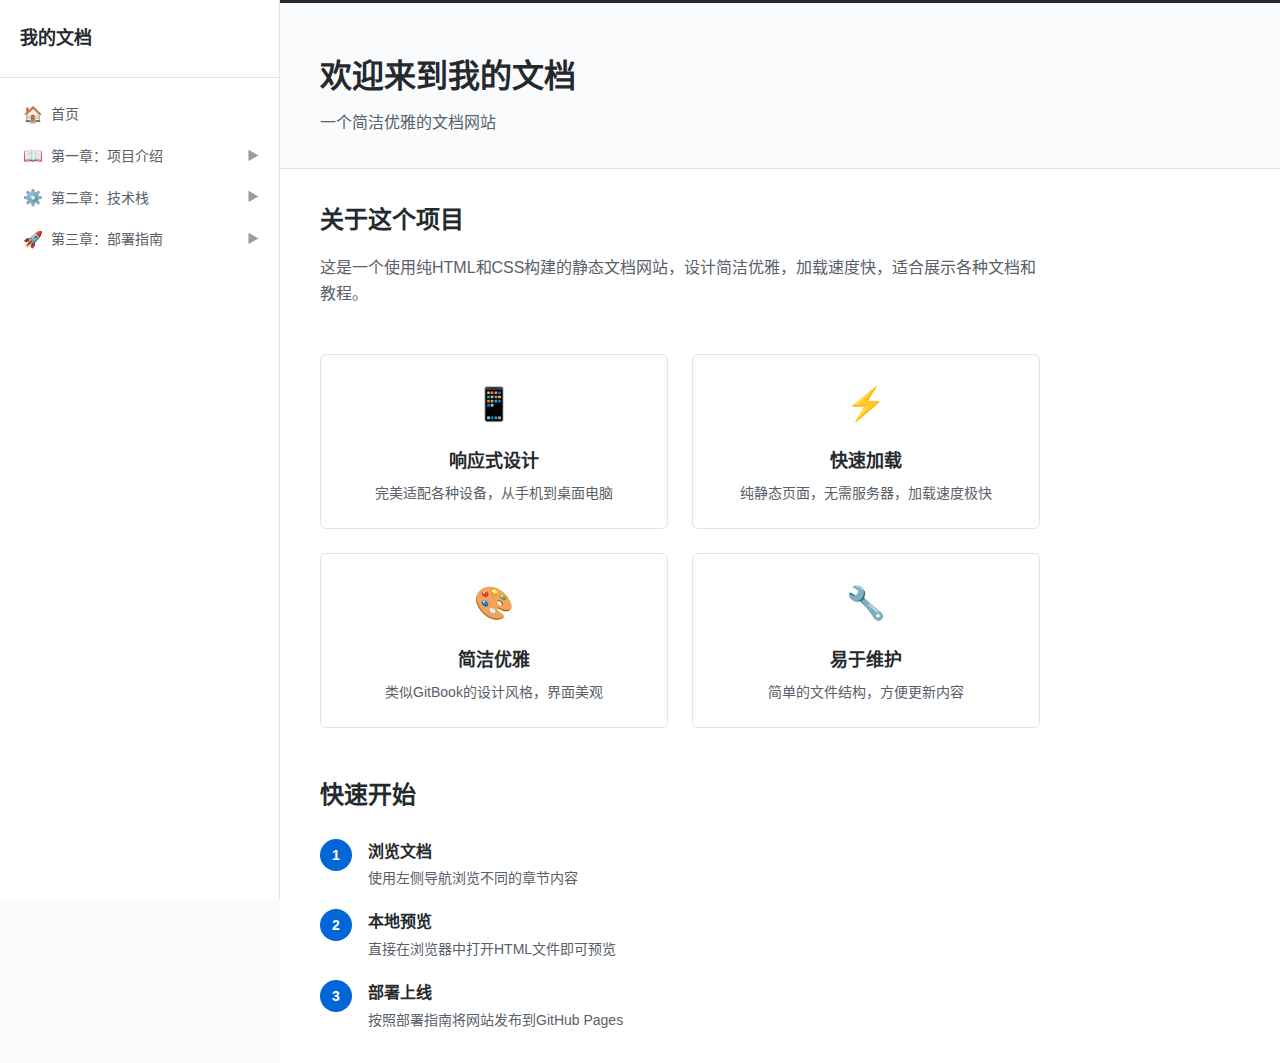
<file: index.html>
<!DOCTYPE html>
<html lang="zh-CN">
<head>
    <meta charset="UTF-8">
    <meta name="viewport" content="width=device-width, initial-scale=1.0">
    <title>我的文档</title>
    <link href="css/style.css" rel="stylesheet">
</head>
<body>
    <!-- 侧边栏 -->
    <div class="sidebar">
        <div class="sidebar-header">
            <h1 class="site-title">我的文档</h1>
        </div>
        <nav class="sidebar-nav">
            <ul class="nav-list">
                <li class="nav-item">
                    <a href="index.html" class="nav-link active">
                        <div class="nav-link-content">
                            <span class="nav-icon">🏠</span>
                            首页
                        </div>
                    </a>
                </li>
                <li class="nav-item">
                    <a href="pages/chapter1.html" class="nav-link">
                        <div class="nav-link-content">
                            <span class="nav-icon">📖</span>
                            第一章：项目介绍
                        </div>
                        <span class="nav-expand-icon">▶</span>
                    </a>
                    <ul class="nav-sub-list">
                        <li class="nav-sub-item">
                            <a href="pages/chapter1.html#overview" class="nav-sub-link">项目概述</a>
                        </li>
                        <li class="nav-sub-item">
                            <a href="pages/chapter1.html#background" class="nav-sub-link">项目背景</a>
                        </li>
                        <li class="nav-sub-item">
                            <a href="pages/chapter1.html#solution" class="nav-sub-link">解决方案</a>
                        </li>
                        <li class="nav-sub-item">
                            <a href="pages/chapter1.html#features" class="nav-sub-link">主要特性</a>
                        </li>
                        <li class="nav-sub-item">
                            <a href="pages/chapter1.html#scenarios" class="nav-sub-link">使用场景</a>
                        </li>
                    </ul>
                </li>
                <li class="nav-item">
                    <a href="pages/chapter2.html" class="nav-link">
                        <div class="nav-link-content">
                            <span class="nav-icon">⚙️</span>
                            第二章：技术栈
                        </div>
                        <span class="nav-expand-icon">▶</span>
                    </a>
                    <ul class="nav-sub-list">
                        <li class="nav-sub-item">
                            <a href="pages/chapter2.html#overview" class="nav-sub-link">技术栈概述</a>
                        </li>
                        <li class="nav-sub-item">
                            <a href="pages/chapter2.html#html5" class="nav-sub-link">HTML5</a>
                        </li>
                        <li class="nav-sub-item">
                            <a href="pages/chapter2.html#css3" class="nav-sub-link">CSS3</a>
                        </li>
                        <li class="nav-sub-item">
                            <a href="pages/chapter2.html#javascript" class="nav-sub-link">JavaScript</a>
                        </li>
                        <li class="nav-sub-item">
                            <a href="pages/chapter2.html#principles" class="nav-sub-link">设计原则</a>
                        </li>
                    </ul>
                </li>
                <li class="nav-item">
                    <a href="pages/chapter3.html" class="nav-link">
                        <div class="nav-link-content">
                            <span class="nav-icon">🚀</span>
                            第三章：部署指南
                        </div>
                        <span class="nav-expand-icon">▶</span>
                    </a>
                    <ul class="nav-sub-list">
                        <li class="nav-sub-item">
                            <a href="pages/chapter3.html#overview" class="nav-sub-link">部署概述</a>
                        </li>
                        <li class="nav-sub-item">
                            <a href="pages/chapter3.html#github-pages" class="nav-sub-link">GitHub Pages</a>
                        </li>
                        <li class="nav-sub-item">
                            <a href="pages/chapter3.html#netlify" class="nav-sub-link">Netlify</a>
                        </li>
                        <li class="nav-sub-item">
                            <a href="pages/chapter3.html#local-testing" class="nav-sub-link">本地测试</a>
                        </li>
                        <li class="nav-sub-item">
                            <a href="pages/chapter3.html#optimization" class="nav-sub-link">部署优化</a>
                        </li>
                        <li class="nav-sub-item">
                            <a href="pages/chapter3.html#troubleshooting" class="nav-sub-link">故障排除</a>
                        </li>
                    </ul>
                </li>
            </ul>
        </nav>
    </div>

    <!-- 主内容区域 -->
    <div class="main-content">
        <div class="content-header">
            <h1 class="page-title">欢迎来到我的文档</h1>
            <p class="page-subtitle">一个简洁优雅的文档网站</p>
        </div>
        
        <div class="content-body">
            <div class="intro-section">
                <h2>关于这个项目</h2>
                <p>这是一个使用纯HTML和CSS构建的静态文档网站，设计简洁优雅，加载速度快，适合展示各种文档和教程。</p>
            </div>

            <div class="features-grid">
                <div class="feature-card">
                    <div class="feature-icon">📱</div>
                    <h3>响应式设计</h3>
                    <p>完美适配各种设备，从手机到桌面电脑</p>
                </div>
                <div class="feature-card">
                    <div class="feature-icon">⚡</div>
                    <h3>快速加载</h3>
                    <p>纯静态页面，无需服务器，加载速度极快</p>
                </div>
                <div class="feature-card">
                    <div class="feature-icon">🎨</div>
                    <h3>简洁优雅</h3>
                    <p>类似GitBook的设计风格，界面美观</p>
                </div>
                <div class="feature-card">
                    <div class="feature-icon">🔧</div>
                    <h3>易于维护</h3>
                    <p>简单的文件结构，方便更新内容</p>
                </div>
            </div>

            <div class="getting-started">
                <h2>快速开始</h2>
                <div class="steps">
                    <div class="step">
                        <div class="step-number">1</div>
                        <div class="step-content">
                            <h4>浏览文档</h4>
                            <p>使用左侧导航浏览不同的章节内容</p>
                        </div>
                    </div>
                    <div class="step">
                        <div class="step-number">2</div>
                        <div class="step-content">
                            <h4>本地预览</h4>
                            <p>直接在浏览器中打开HTML文件即可预览</p>
                        </div>
                    </div>
                    <div class="step">
                        <div class="step-number">3</div>
                        <div class="step-content">
                            <h4>部署上线</h4>
                            <p>按照部署指南将网站发布到GitHub Pages</p>
                        </div>
                    </div>
                </div>
            </div>
        </div>
    </div>

    <!-- 移动端菜单按钮 -->
    <button class="mobile-menu-btn" id="mobileMenuBtn">
        <span></span>
        <span></span>
        <span></span>
    </button>

    <script src="js/main.js"></script>
</body>
</html>
</file>
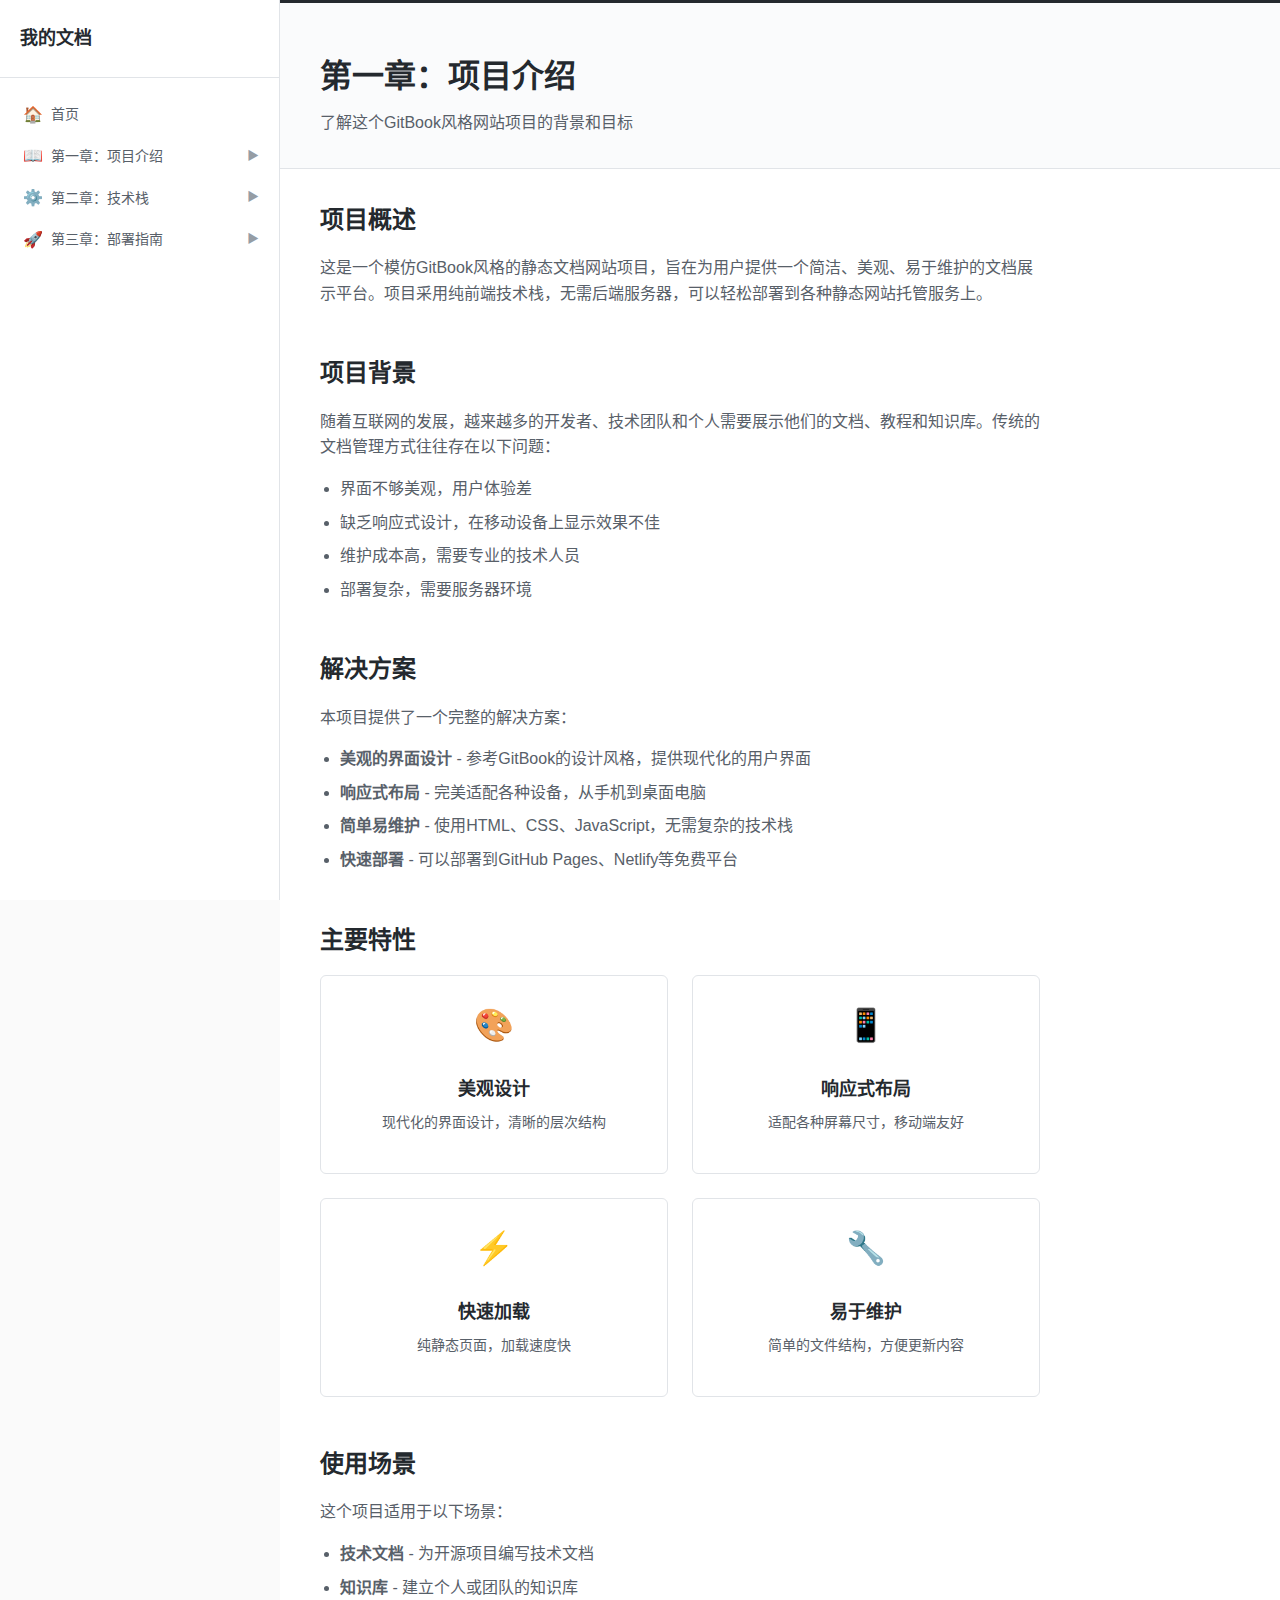
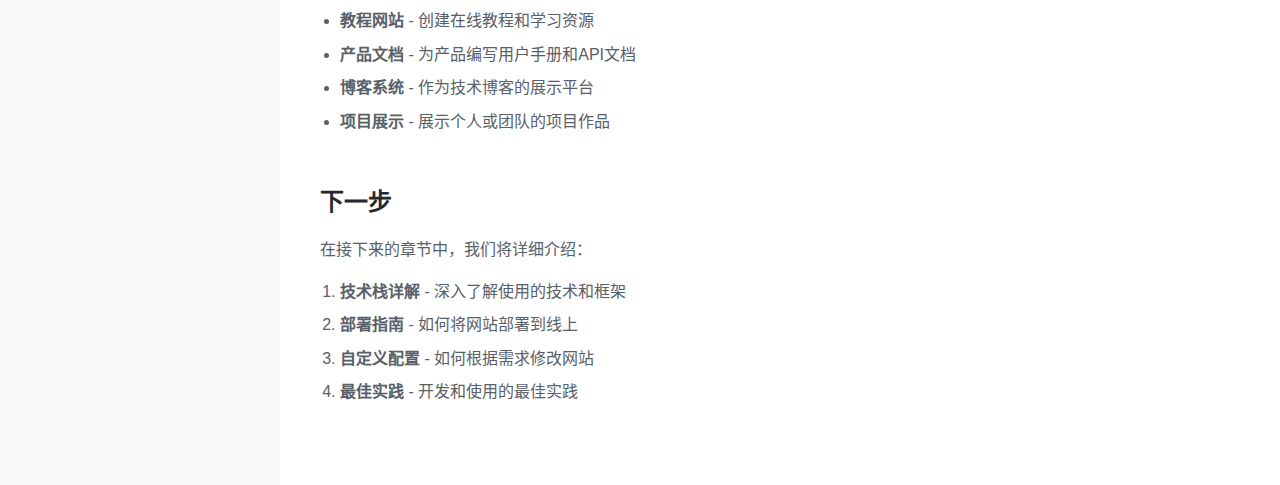
<file: pages/chapter1.html>
<!DOCTYPE html>
<html lang="zh-CN">
<head>
    <meta charset="UTF-8">
    <meta name="viewport" content="width=device-width, initial-scale=1.0">
    <title>第一章：项目介绍 - 我的文档</title>
    <link href="../css/style.css" rel="stylesheet">
</head>
<body>
    <!-- 侧边栏 -->
    <div class="sidebar">
        <div class="sidebar-header">
            <h1 class="site-title">我的文档</h1>
        </div>
        <nav class="sidebar-nav">
            <ul class="nav-list">
                <li class="nav-item">
                    <a href="../index.html" class="nav-link">
                        <div class="nav-link-content">
                            <span class="nav-icon">🏠</span>
                            首页
                        </div>
                    </a>
                </li>
                <li class="nav-item">
                    <a href="chapter1.html" class="nav-link active">
                        <div class="nav-link-content">
                            <span class="nav-icon">📖</span>
                            第一章：项目介绍
                        </div>
                        <span class="nav-expand-icon">▶</span>
                    </a>
                    <ul class="nav-sub-list">
                        <li class="nav-sub-item">
                            <a href="#overview" class="nav-sub-link">项目概述</a>
                        </li>
                        <li class="nav-sub-item">
                            <a href="#background" class="nav-sub-link">项目背景</a>
                        </li>
                        <li class="nav-sub-item">
                            <a href="#solution" class="nav-sub-link">解决方案</a>
                        </li>
                        <li class="nav-sub-item">
                            <a href="#features" class="nav-sub-link">主要特性</a>
                        </li>
                        <li class="nav-sub-item">
                            <a href="#scenarios" class="nav-sub-link">使用场景</a>
                        </li>
                    </ul>
                </li>
                <li class="nav-item">
                    <a href="chapter2.html" class="nav-link">
                        <div class="nav-link-content">
                            <span class="nav-icon">⚙️</span>
                            第二章：技术栈
                        </div>
                        <span class="nav-expand-icon">▶</span>
                    </a>
                    <ul class="nav-sub-list">
                        <li class="nav-sub-item">
                            <a href="chapter2.html#overview" class="nav-sub-link">技术栈概述</a>
                        </li>
                        <li class="nav-sub-item">
                            <a href="chapter2.html#html5" class="nav-sub-link">HTML5</a>
                        </li>
                        <li class="nav-sub-item">
                            <a href="chapter2.html#css3" class="nav-sub-link">CSS3</a>
                        </li>
                        <li class="nav-sub-item">
                            <a href="chapter2.html#javascript" class="nav-sub-link">JavaScript</a>
                        </li>
                        <li class="nav-sub-item">
                            <a href="chapter2.html#principles" class="nav-sub-link">设计原则</a>
                        </li>
                    </ul>
                </li>
                <li class="nav-item">
                    <a href="chapter3.html" class="nav-link">
                        <div class="nav-link-content">
                            <span class="nav-icon">🚀</span>
                            第三章：部署指南
                        </div>
                        <span class="nav-expand-icon">▶</span>
                    </a>
                    <ul class="nav-sub-list">
                        <li class="nav-sub-item">
                            <a href="chapter3.html#overview" class="nav-sub-link">部署概述</a>
                        </li>
                        <li class="nav-sub-item">
                            <a href="chapter3.html#github-pages" class="nav-sub-link">GitHub Pages</a>
                        </li>
                        <li class="nav-sub-item">
                            <a href="chapter3.html#netlify" class="nav-sub-link">Netlify</a>
                        </li>
                        <li class="nav-sub-item">
                            <a href="chapter3.html#local-testing" class="nav-sub-link">本地测试</a>
                        </li>
                        <li class="nav-sub-item">
                            <a href="chapter3.html#optimization" class="nav-sub-link">部署优化</a>
                        </li>
                        <li class="nav-sub-item">
                            <a href="chapter3.html#troubleshooting" class="nav-sub-link">故障排除</a>
                        </li>
                    </ul>
                </li>
            </ul>
        </nav>
    </div>

    <!-- 主内容区域 -->
    <div class="main-content">
        <div class="content-header">
            <h1 class="page-title">第一章：项目介绍</h1>
            <p class="page-subtitle">了解这个GitBook风格网站项目的背景和目标</p>
        </div>
        
        <div class="content-body">
            <div class="intro-section" id="overview">
                <h2>项目概述</h2>
                <p>这是一个模仿GitBook风格的静态文档网站项目，旨在为用户提供一个简洁、美观、易于维护的文档展示平台。项目采用纯前端技术栈，无需后端服务器，可以轻松部署到各种静态网站托管服务上。</p>
            </div>

            <div class="intro-section" id="background">
                <h2>项目背景</h2>
                <p>随着互联网的发展，越来越多的开发者、技术团队和个人需要展示他们的文档、教程和知识库。传统的文档管理方式往往存在以下问题：</p>
                <ul>
                    <li>界面不够美观，用户体验差</li>
                    <li>缺乏响应式设计，在移动设备上显示效果不佳</li>
                    <li>维护成本高，需要专业的技术人员</li>
                    <li>部署复杂，需要服务器环境</li>
                </ul>
            </div>

            <div class="intro-section" id="solution">
                <h2>解决方案</h2>
                <p>本项目提供了一个完整的解决方案：</p>
                <ul>
                    <li><strong>美观的界面设计</strong> - 参考GitBook的设计风格，提供现代化的用户界面</li>
                    <li><strong>响应式布局</strong> - 完美适配各种设备，从手机到桌面电脑</li>
                    <li><strong>简单易维护</strong> - 使用HTML、CSS、JavaScript，无需复杂的技术栈</li>
                    <li><strong>快速部署</strong> - 可以部署到GitHub Pages、Netlify等免费平台</li>
                </ul>
            </div>

            <div class="intro-section" id="features">
                <h2>主要特性</h2>
                <div class="features-grid">
                    <div class="feature-card">
                        <div class="feature-icon">🎨</div>
                        <h3>美观设计</h3>
                        <p>现代化的界面设计，清晰的层次结构</p>
                    </div>
                    <div class="feature-card">
                        <div class="feature-icon">📱</div>
                        <h3>响应式布局</h3>
                        <p>适配各种屏幕尺寸，移动端友好</p>
                    </div>
                    <div class="feature-card">
                        <div class="feature-icon">⚡</div>
                        <h3>快速加载</h3>
                        <p>纯静态页面，加载速度快</p>
                    </div>
                    <div class="feature-card">
                        <div class="feature-icon">🔧</div>
                        <h3>易于维护</h3>
                        <p>简单的文件结构，方便更新内容</p>
                    </div>
                </div>
            </div>

            <div class="intro-section" id="scenarios">
                <h2>使用场景</h2>
                <p>这个项目适用于以下场景：</p>
                <ul>
                    <li><strong>技术文档</strong> - 为开源项目编写技术文档</li>
                    <li><strong>知识库</strong> - 建立个人或团队的知识库</li>
                    <li><strong>教程网站</strong> - 创建在线教程和学习资源</li>
                    <li><strong>产品文档</strong> - 为产品编写用户手册和API文档</li>
                    <li><strong>博客系统</strong> - 作为技术博客的展示平台</li>
                    <li><strong>项目展示</strong> - 展示个人或团队的项目作品</li>
                </ul>
            </div>

            <div class="intro-section">
                <h2>下一步</h2>
                <p>在接下来的章节中，我们将详细介绍：</p>
                <ol>
                    <li><strong>技术栈详解</strong> - 深入了解使用的技术和框架</li>
                    <li><strong>部署指南</strong> - 如何将网站部署到线上</li>
                    <li><strong>自定义配置</strong> - 如何根据需求修改网站</li>
                    <li><strong>最佳实践</strong> - 开发和使用的最佳实践</li>
                </ol>
            </div>
        </div>
    </div>

    <!-- 移动端菜单按钮 -->
    <button class="mobile-menu-btn" id="mobileMenuBtn">
        <span></span>
        <span></span>
        <span></span>
    </button>

    <script src="../js/main.js"></script>
</body>
</html>
</file>
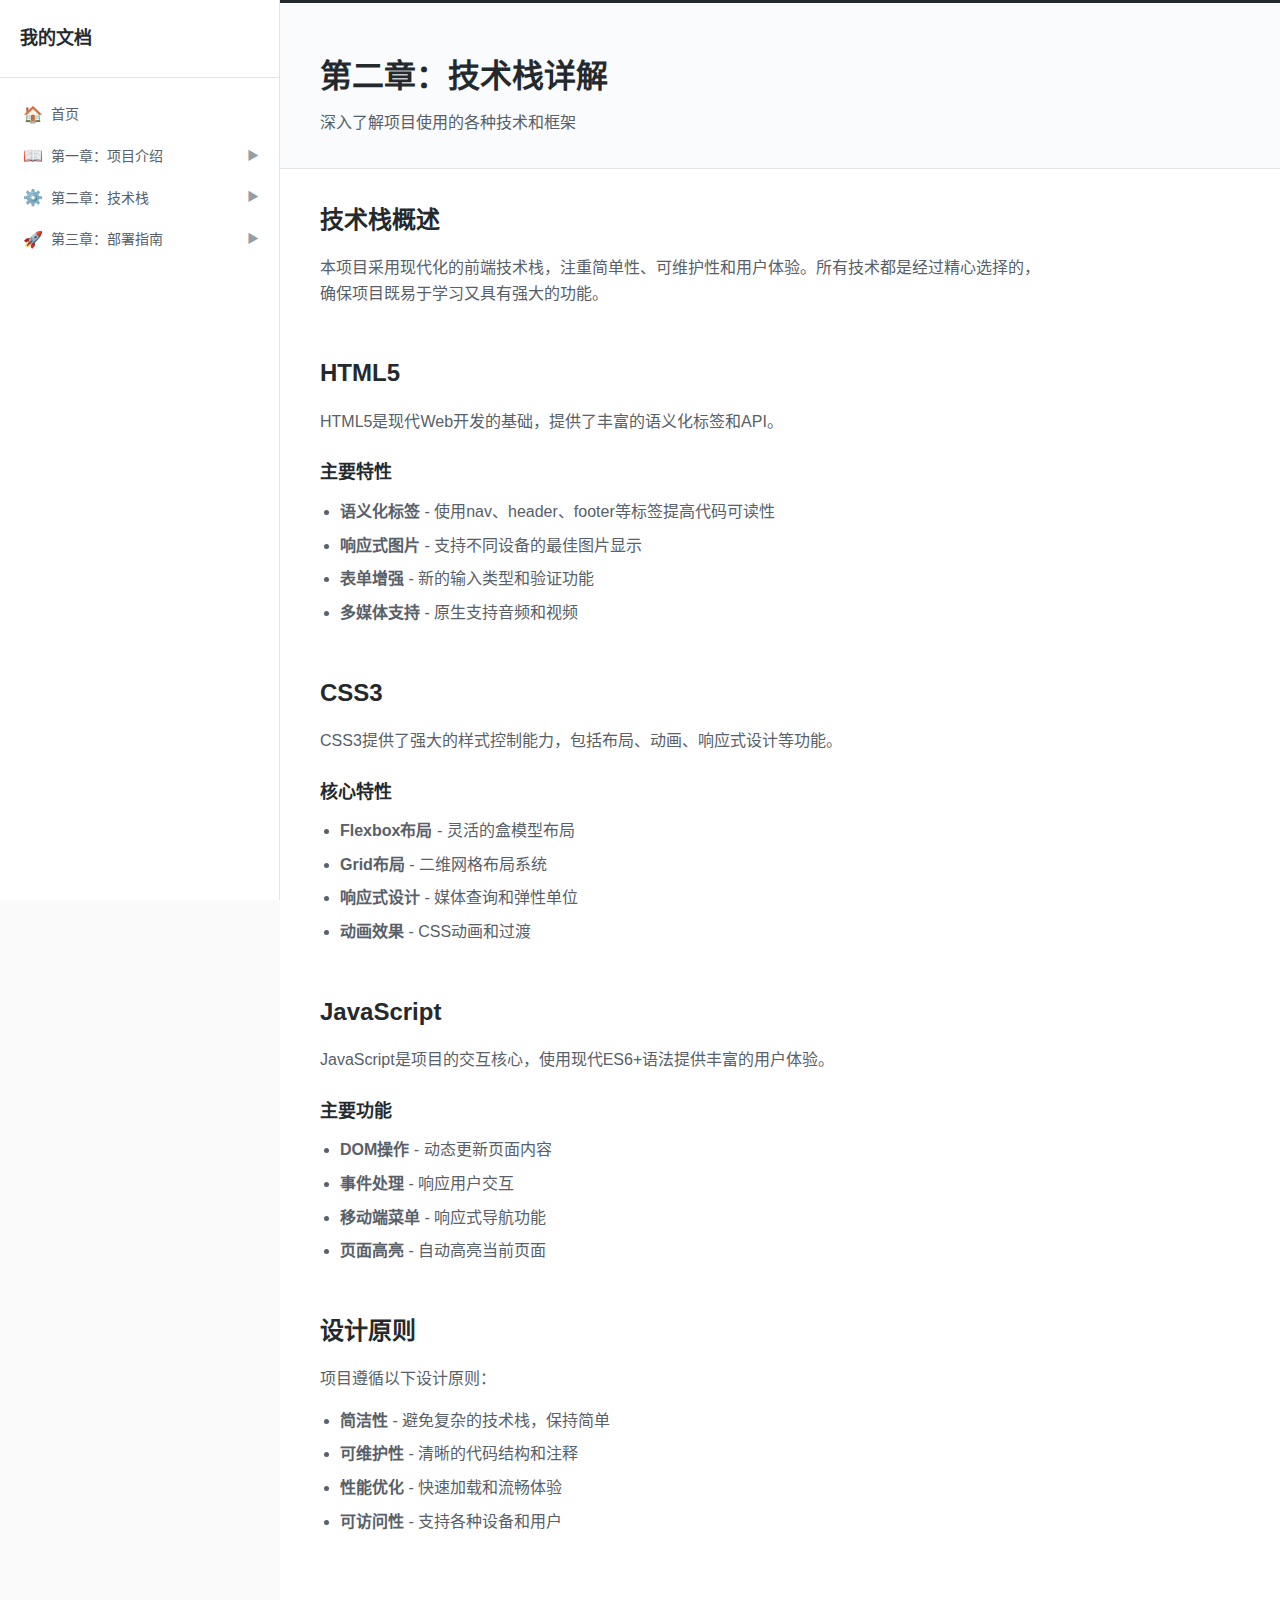
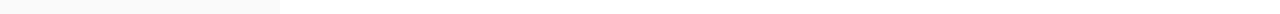
<file: pages/chapter2.html>
<!DOCTYPE html>
<html lang="zh-CN">
<head>
    <meta charset="UTF-8">
    <meta name="viewport" content="width=device-width, initial-scale=1.0">
    <title>第二章：技术栈 - 我的文档</title>
    <link href="../css/style.css" rel="stylesheet">
</head>
<body>
    <!-- 侧边栏 -->
    <div class="sidebar">
        <div class="sidebar-header">
            <h1 class="site-title">我的文档</h1>
        </div>
        <nav class="sidebar-nav">
            <ul class="nav-list">
                <li class="nav-item">
                    <a href="../index.html" class="nav-link">
                        <div class="nav-link-content">
                            <span class="nav-icon">🏠</span>
                            首页
                        </div>
                    </a>
                </li>
                <li class="nav-item">
                    <a href="chapter1.html" class="nav-link">
                        <div class="nav-link-content">
                            <span class="nav-icon">📖</span>
                            第一章：项目介绍
                        </div>
                        <span class="nav-expand-icon">▶</span>
                    </a>
                    <ul class="nav-sub-list">
                        <li class="nav-sub-item">
                            <a href="chapter1.html#overview" class="nav-sub-link">项目概述</a>
                        </li>
                        <li class="nav-sub-item">
                            <a href="chapter1.html#background" class="nav-sub-link">项目背景</a>
                        </li>
                        <li class="nav-sub-item">
                            <a href="chapter1.html#solution" class="nav-sub-link">解决方案</a>
                        </li>
                        <li class="nav-sub-item">
                            <a href="chapter1.html#features" class="nav-sub-link">主要特性</a>
                        </li>
                        <li class="nav-sub-item">
                            <a href="chapter1.html#scenarios" class="nav-sub-link">使用场景</a>
                        </li>
                    </ul>
                </li>
                <li class="nav-item">
                    <a href="chapter2.html" class="nav-link active">
                        <div class="nav-link-content">
                            <span class="nav-icon">⚙️</span>
                            第二章：技术栈
                        </div>
                        <span class="nav-expand-icon">▶</span>
                    </a>
                    <ul class="nav-sub-list">
                        <li class="nav-sub-item">
                            <a href="#overview" class="nav-sub-link">技术栈概述</a>
                        </li>
                        <li class="nav-sub-item">
                            <a href="#html5" class="nav-sub-link">HTML5</a>
                        </li>
                        <li class="nav-sub-item">
                            <a href="#css3" class="nav-sub-link">CSS3</a>
                        </li>
                        <li class="nav-sub-item">
                            <a href="#javascript" class="nav-sub-link">JavaScript</a>
                        </li>
                        <li class="nav-sub-item">
                            <a href="#principles" class="nav-sub-link">设计原则</a>
                        </li>
                    </ul>
                </li>
                <li class="nav-item">
                    <a href="chapter3.html" class="nav-link">
                        <div class="nav-link-content">
                            <span class="nav-icon">🚀</span>
                            第三章：部署指南
                        </div>
                        <span class="nav-expand-icon">▶</span>
                    </a>
                    <ul class="nav-sub-list">
                        <li class="nav-sub-item">
                            <a href="chapter3.html#overview" class="nav-sub-link">部署概述</a>
                        </li>
                        <li class="nav-sub-item">
                            <a href="chapter3.html#github-pages" class="nav-sub-link">GitHub Pages</a>
                        </li>
                        <li class="nav-sub-item">
                            <a href="chapter3.html#netlify" class="nav-sub-link">Netlify</a>
                        </li>
                        <li class="nav-sub-item">
                            <a href="chapter3.html#local-testing" class="nav-sub-link">本地测试</a>
                        </li>
                        <li class="nav-sub-item">
                            <a href="chapter3.html#optimization" class="nav-sub-link">部署优化</a>
                        </li>
                        <li class="nav-sub-item">
                            <a href="chapter3.html#troubleshooting" class="nav-sub-link">故障排除</a>
                        </li>
                    </ul>
                </li>
            </ul>
        </nav>
    </div>

    <!-- 主内容区域 -->
    <div class="main-content">
        <div class="content-header">
            <h1 class="page-title">第二章：技术栈详解</h1>
            <p class="page-subtitle">深入了解项目使用的各种技术和框架</p>
        </div>
        
        <div class="content-body">
            <div class="intro-section" id="overview">
                <h2>技术栈概述</h2>
                <p>本项目采用现代化的前端技术栈，注重简单性、可维护性和用户体验。所有技术都是经过精心选择的，确保项目既易于学习又具有强大的功能。</p>
            </div>

            <div class="intro-section" id="html5">
                <h2>HTML5</h2>
                <p>HTML5是现代Web开发的基础，提供了丰富的语义化标签和API。</p>
                
                <h3>主要特性</h3>
                <ul>
                    <li><strong>语义化标签</strong> - 使用nav、header、footer等标签提高代码可读性</li>
                    <li><strong>响应式图片</strong> - 支持不同设备的最佳图片显示</li>
                    <li><strong>表单增强</strong> - 新的输入类型和验证功能</li>
                    <li><strong>多媒体支持</strong> - 原生支持音频和视频</li>
                </ul>
            </div>

            <div class="intro-section" id="css3">
                <h2>CSS3</h2>
                <p>CSS3提供了强大的样式控制能力，包括布局、动画、响应式设计等功能。</p>
                
                <h3>核心特性</h3>
                <ul>
                    <li><strong>Flexbox布局</strong> - 灵活的盒模型布局</li>
                    <li><strong>Grid布局</strong> - 二维网格布局系统</li>
                    <li><strong>响应式设计</strong> - 媒体查询和弹性单位</li>
                    <li><strong>动画效果</strong> - CSS动画和过渡</li>
                </ul>
            </div>

            <div class="intro-section" id="javascript">
                <h2>JavaScript</h2>
                <p>JavaScript是项目的交互核心，使用现代ES6+语法提供丰富的用户体验。</p>
                
                <h3>主要功能</h3>
                <ul>
                    <li><strong>DOM操作</strong> - 动态更新页面内容</li>
                    <li><strong>事件处理</strong> - 响应用户交互</li>
                    <li><strong>移动端菜单</strong> - 响应式导航功能</li>
                    <li><strong>页面高亮</strong> - 自动高亮当前页面</li>
                </ul>
            </div>

            <div class="intro-section" id="principles">
                <h2>设计原则</h2>
                <p>项目遵循以下设计原则：</p>
                <ul>
                    <li><strong>简洁性</strong> - 避免复杂的技术栈，保持简单</li>
                    <li><strong>可维护性</strong> - 清晰的代码结构和注释</li>
                    <li><strong>性能优化</strong> - 快速加载和流畅体验</li>
                    <li><strong>可访问性</strong> - 支持各种设备和用户</li>
                </ul>
            </div>
        </div>
    </div>

    <!-- 移动端菜单按钮 -->
    <button class="mobile-menu-btn" id="mobileMenuBtn">
        <span></span>
        <span></span>
        <span></span>
    </button>

    <script src="../js/main.js"></script>
</body>
</html>
</file>
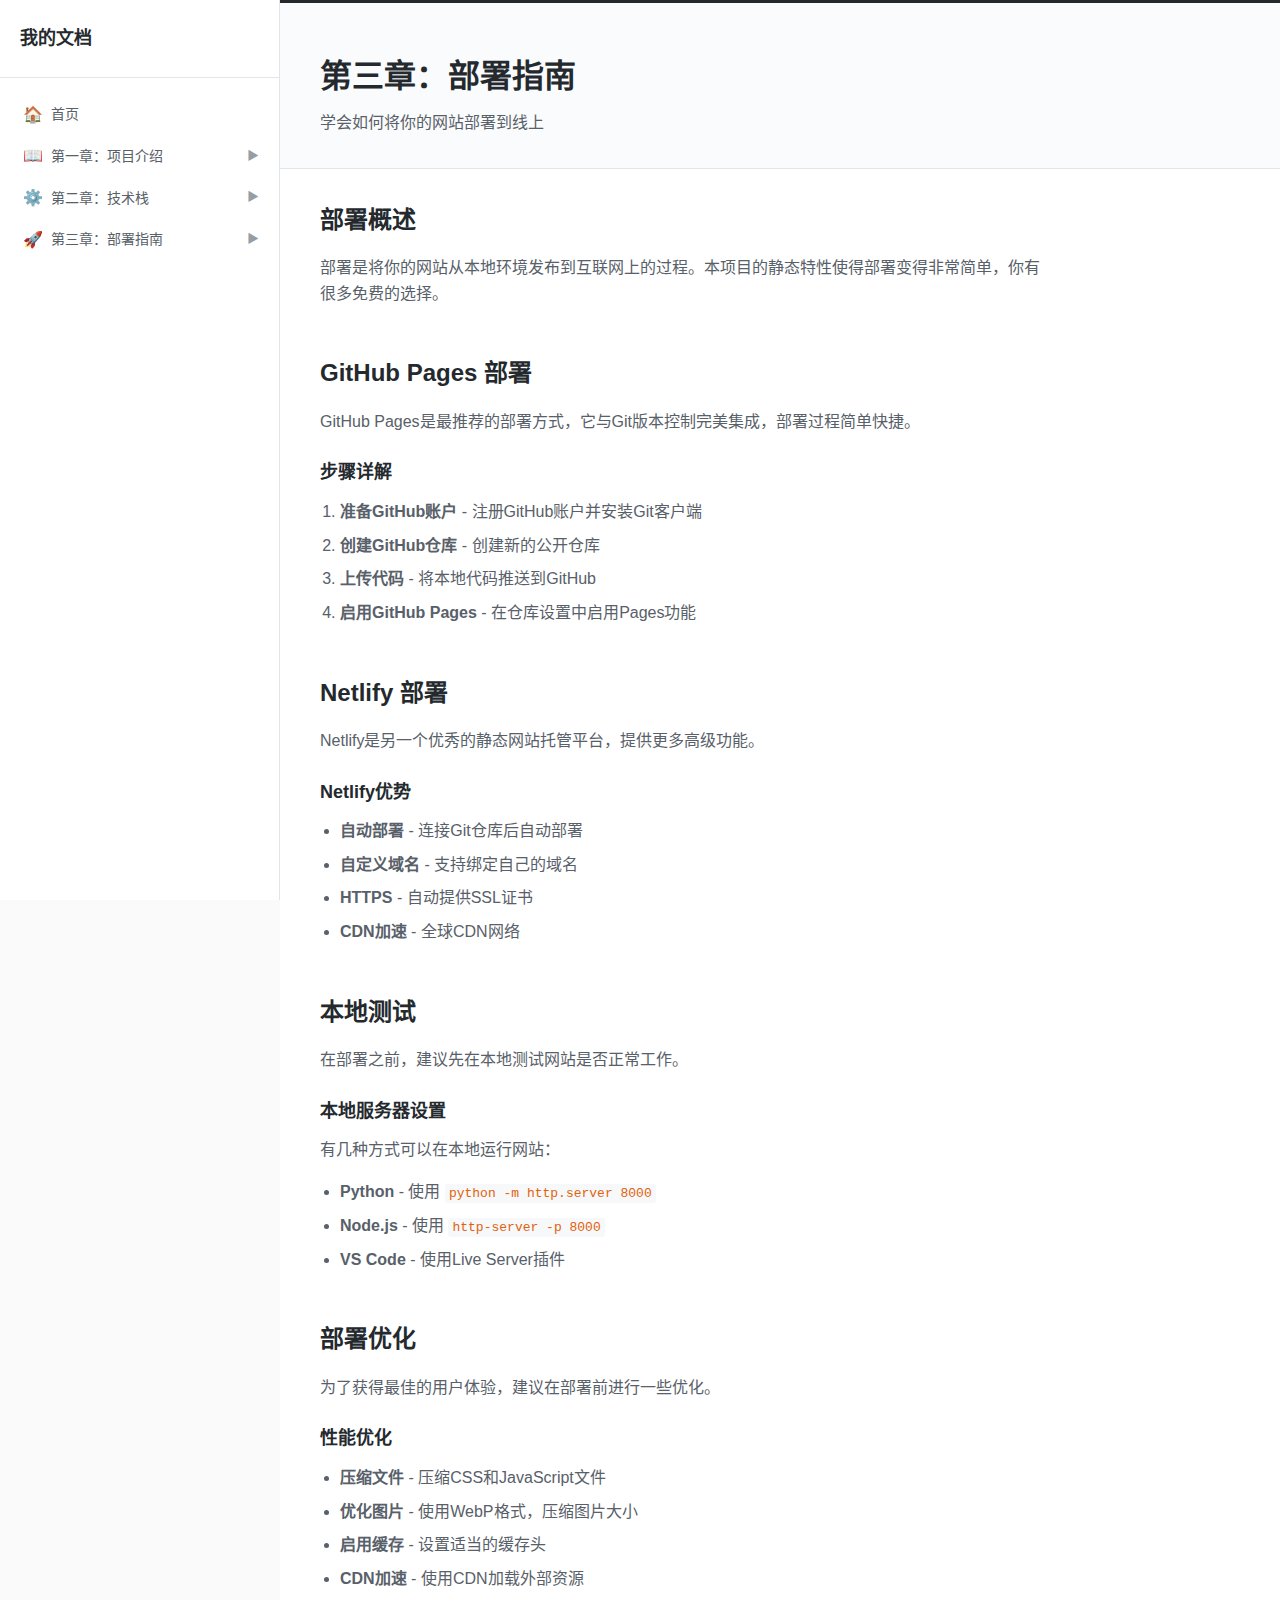
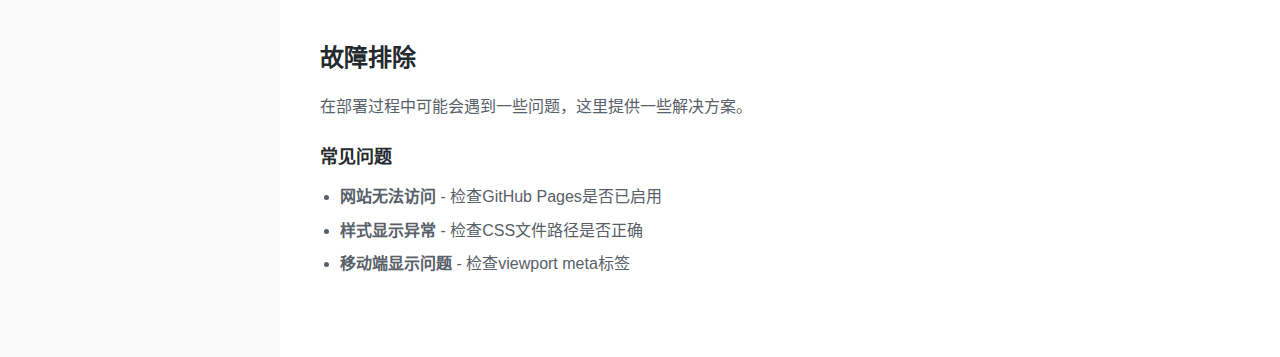
<file: pages/chapter3.html>
<!DOCTYPE html>
<html lang="zh-CN">
<head>
    <meta charset="UTF-8">
    <meta name="viewport" content="width=device-width, initial-scale=1.0">
    <title>第三章：部署指南 - 我的文档</title>
    <link href="../css/style.css" rel="stylesheet">
</head>
<body>
    <!-- 侧边栏 -->
    <div class="sidebar">
        <div class="sidebar-header">
            <h1 class="site-title">我的文档</h1>
        </div>
        <nav class="sidebar-nav">
            <ul class="nav-list">
                <li class="nav-item">
                    <a href="../index.html" class="nav-link">
                        <div class="nav-link-content">
                            <span class="nav-icon">🏠</span>
                            首页
                        </div>
                    </a>
                </li>
                <li class="nav-item">
                    <a href="chapter1.html" class="nav-link">
                        <div class="nav-link-content">
                            <span class="nav-icon">📖</span>
                            第一章：项目介绍
                        </div>
                        <span class="nav-expand-icon">▶</span>
                    </a>
                    <ul class="nav-sub-list">
                        <li class="nav-sub-item">
                            <a href="chapter1.html#overview" class="nav-sub-link">项目概述</a>
                        </li>
                        <li class="nav-sub-item">
                            <a href="chapter1.html#background" class="nav-sub-link">项目背景</a>
                        </li>
                        <li class="nav-sub-item">
                            <a href="chapter1.html#solution" class="nav-sub-link">解决方案</a>
                        </li>
                        <li class="nav-sub-item">
                            <a href="chapter1.html#features" class="nav-sub-link">主要特性</a>
                        </li>
                        <li class="nav-sub-item">
                            <a href="chapter1.html#scenarios" class="nav-sub-link">使用场景</a>
                        </li>
                    </ul>
                </li>
                <li class="nav-item">
                    <a href="chapter2.html" class="nav-link">
                        <div class="nav-link-content">
                            <span class="nav-icon">⚙️</span>
                            第二章：技术栈
                        </div>
                        <span class="nav-expand-icon">▶</span>
                    </a>
                    <ul class="nav-sub-list">
                        <li class="nav-sub-item">
                            <a href="chapter2.html#overview" class="nav-sub-link">技术栈概述</a>
                        </li>
                        <li class="nav-sub-item">
                            <a href="chapter2.html#html5" class="nav-sub-link">HTML5</a>
                        </li>
                        <li class="nav-sub-item">
                            <a href="chapter2.html#css3" class="nav-sub-link">CSS3</a>
                        </li>
                        <li class="nav-sub-item">
                            <a href="chapter2.html#javascript" class="nav-sub-link">JavaScript</a>
                        </li>
                        <li class="nav-sub-item">
                            <a href="chapter2.html#principles" class="nav-sub-link">设计原则</a>
                        </li>
                    </ul>
                </li>
                <li class="nav-item">
                    <a href="chapter3.html" class="nav-link active">
                        <div class="nav-link-content">
                            <span class="nav-icon">🚀</span>
                            第三章：部署指南
                        </div>
                        <span class="nav-expand-icon">▶</span>
                    </a>
                    <ul class="nav-sub-list">
                        <li class="nav-sub-item">
                            <a href="#overview" class="nav-sub-link">部署概述</a>
                        </li>
                        <li class="nav-sub-item">
                            <a href="#github-pages" class="nav-sub-link">GitHub Pages</a>
                        </li>
                        <li class="nav-sub-item">
                            <a href="#netlify" class="nav-sub-link">Netlify</a>
                        </li>
                        <li class="nav-sub-item">
                            <a href="#local-testing" class="nav-sub-link">本地测试</a>
                        </li>
                        <li class="nav-sub-item">
                            <a href="#optimization" class="nav-sub-link">部署优化</a>
                        </li>
                        <li class="nav-sub-item">
                            <a href="#troubleshooting" class="nav-sub-link">故障排除</a>
                        </li>
                    </ul>
                </li>
            </ul>
        </nav>
    </div>

    <!-- 主内容区域 -->
    <div class="main-content">
        <div class="content-header">
            <h1 class="page-title">第三章：部署指南</h1>
            <p class="page-subtitle">学会如何将你的网站部署到线上</p>
        </div>
        
        <div class="content-body">
            <div class="intro-section" id="overview">
                <h2>部署概述</h2>
                <p>部署是将你的网站从本地环境发布到互联网上的过程。本项目的静态特性使得部署变得非常简单，你有很多免费的选择。</p>
            </div>

            <div class="intro-section" id="github-pages">
                <h2>GitHub Pages 部署</h2>
                <p>GitHub Pages是最推荐的部署方式，它与Git版本控制完美集成，部署过程简单快捷。</p>
                
                <h3>步骤详解</h3>
                <ol>
                    <li><strong>准备GitHub账户</strong> - 注册GitHub账户并安装Git客户端</li>
                    <li><strong>创建GitHub仓库</strong> - 创建新的公开仓库</li>
                    <li><strong>上传代码</strong> - 将本地代码推送到GitHub</li>
                    <li><strong>启用GitHub Pages</strong> - 在仓库设置中启用Pages功能</li>
                </ol>
            </div>

            <div class="intro-section" id="netlify">
                <h2>Netlify 部署</h2>
                <p>Netlify是另一个优秀的静态网站托管平台，提供更多高级功能。</p>
                
                <h3>Netlify优势</h3>
                <ul>
                    <li><strong>自动部署</strong> - 连接Git仓库后自动部署</li>
                    <li><strong>自定义域名</strong> - 支持绑定自己的域名</li>
                    <li><strong>HTTPS</strong> - 自动提供SSL证书</li>
                    <li><strong>CDN加速</strong> - 全球CDN网络</li>
                </ul>
            </div>

            <div class="intro-section" id="local-testing">
                <h2>本地测试</h2>
                <p>在部署之前，建议先在本地测试网站是否正常工作。</p>
                
                <h3>本地服务器设置</h3>
                <p>有几种方式可以在本地运行网站：</p>
                <ul>
                    <li><strong>Python</strong> - 使用 <code>python -m http.server 8000</code></li>
                    <li><strong>Node.js</strong> - 使用 <code>http-server -p 8000</code></li>
                    <li><strong>VS Code</strong> - 使用Live Server插件</li>
                </ul>
            </div>

            <div class="intro-section" id="optimization">
                <h2>部署优化</h2>
                <p>为了获得最佳的用户体验，建议在部署前进行一些优化。</p>
                
                <h3>性能优化</h3>
                <ul>
                    <li><strong>压缩文件</strong> - 压缩CSS和JavaScript文件</li>
                    <li><strong>优化图片</strong> - 使用WebP格式，压缩图片大小</li>
                    <li><strong>启用缓存</strong> - 设置适当的缓存头</li>
                    <li><strong>CDN加速</strong> - 使用CDN加载外部资源</li>
                </ul>
            </div>

            <div class="intro-section" id="troubleshooting">
                <h2>故障排除</h2>
                <p>在部署过程中可能会遇到一些问题，这里提供一些解决方案。</p>
                
                <h3>常见问题</h3>
                <ul>
                    <li><strong>网站无法访问</strong> - 检查GitHub Pages是否已启用</li>
                    <li><strong>样式显示异常</strong> - 检查CSS文件路径是否正确</li>
                    <li><strong>移动端显示问题</strong> - 检查viewport meta标签</li>
                </ul>
            </div>
        </div>
    </div>

    <!-- 移动端菜单按钮 -->
    <button class="mobile-menu-btn" id="mobileMenuBtn">
        <span></span>
        <span></span>
        <span></span>
    </button>

    <script src="../js/main.js"></script>
</body>
</html>
</file>
<file: css/style.css>
/* GitBook风格静态网站样式 - 简洁优雅版本 */

/* 重置样式 */
* {
    margin: 0;
    padding: 0;
    box-sizing: border-box;
}

/* 全局样式 */
body {
    font-family: -apple-system, BlinkMacSystemFont, 'Segoe UI', Roboto, 'Helvetica Neue', Arial, sans-serif;
    line-height: 1.6;
    color: #333;
    background-color: #fafafa;
    display: flex;
    min-height: 100vh;
}

/* 侧边栏样式 */
.sidebar {
    width: 280px;
    background-color: #fff;
    border-right: 1px solid #e1e4e8;
    position: fixed;
    top: 0;
    left: 0;
    height: 100vh;
    overflow-y: auto;
    z-index: 1000;
}

.sidebar-header {
    padding: 24px 20px;
    border-bottom: 1px solid #e1e4e8;
}

.site-title {
    font-size: 18px;
    font-weight: 600;
    color: #24292e;
    margin: 0;
}

.sidebar-nav {
    padding: 16px 0;
}

.nav-list {
    list-style: none;
}

.nav-item {
    margin: 0;
}

.nav-link {
    display: flex;
    align-items: center;
    justify-content: space-between;
    padding: 8px 20px;
    color: #586069;
    text-decoration: none;
    font-size: 14px;
    transition: all 0.2s ease;
    border-left: 3px solid transparent;
    cursor: pointer;
}

.nav-link-content {
    display: flex;
    align-items: center;
}

.nav-expand-icon {
    font-size: 12px;
    transition: transform 0.3s ease;
    color: #959da5;
}

.nav-item.expanded .nav-expand-icon {
    transform: rotate(90deg);
}

.nav-link:hover {
    background-color: #f6f8fa;
    color: #24292e;
    text-decoration: none;
}

.nav-link.active {
    background-color: #f1f8ff;
    color: #0366d6;
    border-left-color: #0366d6;
    font-weight: 500;
}

.nav-icon {
    margin-right: 8px;
    font-size: 16px;
    width: 20px;
    text-align: center;
}

/* 子导航样式 */
.nav-sub-list {
    list-style: none;
    margin: 0;
    padding: 0;
    display: none;
    max-height: 0;
    overflow: hidden;
    transition: max-height 0.3s ease;
}

.nav-item.expanded .nav-sub-list {
    display: block;
    max-height: 500px;
}

.nav-sub-item {
    margin: 0;
}

.nav-sub-link {
    display: block;
    padding: 6px 20px 6px 48px;
    color: #586069;
    text-decoration: none;
    font-size: 13px;
    transition: all 0.2s ease;
    border-left: 3px solid transparent;
}

.nav-sub-link:hover {
    background-color: #f6f8fa;
    color: #24292e;
    text-decoration: none;
}

.nav-sub-link.active {
    background-color: #f1f8ff;
    color: #0366d6;
    border-left-color: #0366d6;
    font-weight: 500;
}

/* 主内容区域 */
.main-content {
    flex: 1;
    margin-left: 280px;
    background-color: #fff;
    min-height: 100vh;
}

.content-header {
    padding: 48px 40px 32px;
    border-bottom: 1px solid #e1e4e8;
    background-color: #fafbfc;
    border-top: 3px solid #24292e;
}

.page-title {
    font-size: 32px;
    font-weight: 600;
    color: #24292e;
    margin-bottom: 8px;
}

.page-subtitle {
    font-size: 16px;
    color: #586069;
    margin: 0;
}

.content-body {
    padding: 32px 40px;
    max-width: 800px;
}

/* 介绍部分 */
.intro-section {
    margin-bottom: 48px;
}

.intro-section h2 {
    font-size: 24px;
    font-weight: 600;
    color: #24292e;
    margin-bottom: 16px;
}

.intro-section p {
    font-size: 16px;
    color: #586069;
    line-height: 1.6;
    margin-bottom: 16px;
}

.intro-section ul, .intro-section ol {
    margin-bottom: 16px;
    padding-left: 20px;
}

.intro-section li {
    margin-bottom: 8px;
    color: #586069;
}

.intro-section h2 {
    font-size: 24px;
    font-weight: 600;
    color: #24292e;
    margin-bottom: 16px;
    margin-top: 32px;
}

.intro-section h2:first-child {
    margin-top: 0;
}

.intro-section h3 {
    font-size: 18px;
    font-weight: 600;
    color: #24292e;
    margin-bottom: 12px;
    margin-top: 24px;
}

/* 特性网格 */
.features-grid {
    display: grid;
    grid-template-columns: repeat(auto-fit, minmax(250px, 1fr));
    gap: 24px;
    margin-bottom: 48px;
}

.feature-card {
    background-color: #fff;
    border: 1px solid #e1e4e8;
    border-radius: 6px;
    padding: 24px;
    text-align: center;
    transition: all 0.2s ease;
}

.feature-card:hover {
    border-color: #0366d6;
    box-shadow: 0 2px 8px rgba(3, 102, 214, 0.1);
}

.feature-icon {
    font-size: 32px;
    margin-bottom: 16px;
}

.feature-card h3 {
    font-size: 18px;
    font-weight: 600;
    color: #24292e;
    margin-bottom: 8px;
}

.feature-card p {
    font-size: 14px;
    color: #586069;
    line-height: 1.5;
}

/* 快速开始部分 */
.getting-started h2 {
    font-size: 24px;
    font-weight: 600;
    color: #24292e;
    margin-bottom: 24px;
}

.steps {
    display: flex;
    flex-direction: column;
    gap: 20px;
}

.step {
    display: flex;
    align-items: flex-start;
    gap: 16px;
}

.step-number {
    width: 32px;
    height: 32px;
    background-color: #0366d6;
    color: #fff;
    border-radius: 50%;
    display: flex;
    align-items: center;
    justify-content: center;
    font-weight: 600;
    font-size: 14px;
    flex-shrink: 0;
}

.step-content h4 {
    font-size: 16px;
    font-weight: 600;
    color: #24292e;
    margin-bottom: 4px;
}

.step-content p {
    font-size: 14px;
    color: #586069;
    line-height: 1.5;
}

/* 移动端菜单按钮 */
.mobile-menu-btn {
    display: none;
    position: fixed;
    top: 16px;
    right: 16px;
    width: 40px;
    height: 40px;
    background-color: #fff;
    border: 1px solid #e1e4e8;
    border-radius: 6px;
    cursor: pointer;
    z-index: 1001;
    flex-direction: column;
    justify-content: center;
    align-items: center;
    gap: 4px;
}

.mobile-menu-btn span {
    width: 20px;
    height: 2px;
    background-color: #586069;
    transition: all 0.3s ease;
}

/* 响应式设计 */
@media (max-width: 768px) {
    .sidebar {
        transform: translateX(-100%);
        transition: transform 0.3s ease;
    }
    
    .sidebar.open {
        transform: translateX(0);
    }
    
    .main-content {
        margin-left: 0;
    }
    
    .mobile-menu-btn {
        display: flex;
    }
    
    .content-header {
        padding: 32px 20px 24px;
    }
    
    .content-body {
        padding: 24px 20px;
    }
    
    .page-title {
        font-size: 24px;
    }
    
    .features-grid {
        grid-template-columns: 1fr;
        gap: 16px;
    }
    
    .feature-card {
        padding: 20px;
    }
    
    /* 移动端子导航样式 */
    .nav-sub-list {
        display: block;
        padding-left: 20px;
    }
    
    .nav-sub-link {
        padding: 4px 20px 4px 28px;
        font-size: 12px;
    }
    
    /* 移动端展开图标样式 */
    .nav-expand-icon {
        font-size: 10px;
    }
}

@media (max-width: 480px) {
    .content-header {
        padding: 24px 16px 20px;
    }
    
    .content-body {
        padding: 20px 16px;
    }
    
    .page-title {
        font-size: 20px;
    }
    
    .page-subtitle {
        font-size: 14px;
    }
}

/* 滚动条样式 */
.sidebar::-webkit-scrollbar {
    width: 6px;
}

.sidebar::-webkit-scrollbar-track {
    background: transparent;
}

.sidebar::-webkit-scrollbar-thumb {
    background: #d1d5da;
    border-radius: 3px;
}

.sidebar::-webkit-scrollbar-thumb:hover {
    background: #959da5;
}

/* 链接样式 */
a {
    color: #0366d6;
    text-decoration: none;
}

a:hover {
    text-decoration: underline;
}

/* 代码块样式 */
pre {
    background-color: #f6f8fa;
    border: 1px solid #e1e4e8;
    border-radius: 6px;
    padding: 16px;
    overflow-x: auto;
    font-size: 13px;
    line-height: 1.45;
}

code {
    background-color: #f6f8fa;
    color: #e36209;
    padding: 2px 4px;
    border-radius: 3px;
    font-size: 13px;
}

/* 表格样式 */
table {
    width: 100%;
    border-collapse: collapse;
    margin: 16px 0;
}

th, td {
    padding: 8px 12px;
    text-align: left;
    border-bottom: 1px solid #e1e4e8;
}

th {
    background-color: #f6f8fa;
    font-weight: 600;
    color: #24292e;
}

/* 引用样式 */
blockquote {
    border-left: 4px solid #0366d6;
    padding-left: 16px;
    margin: 16px 0;
    color: #586069;
    font-style: italic;
}

/* 图片样式 */
img {
    max-width: 100%;
    height: auto;
    border-radius: 6px;
}

/* 分隔线 */
hr {
    border: none;
    height: 1px;
    background-color: #e1e4e8;
    margin: 24px 0;
} 
}
</file>
